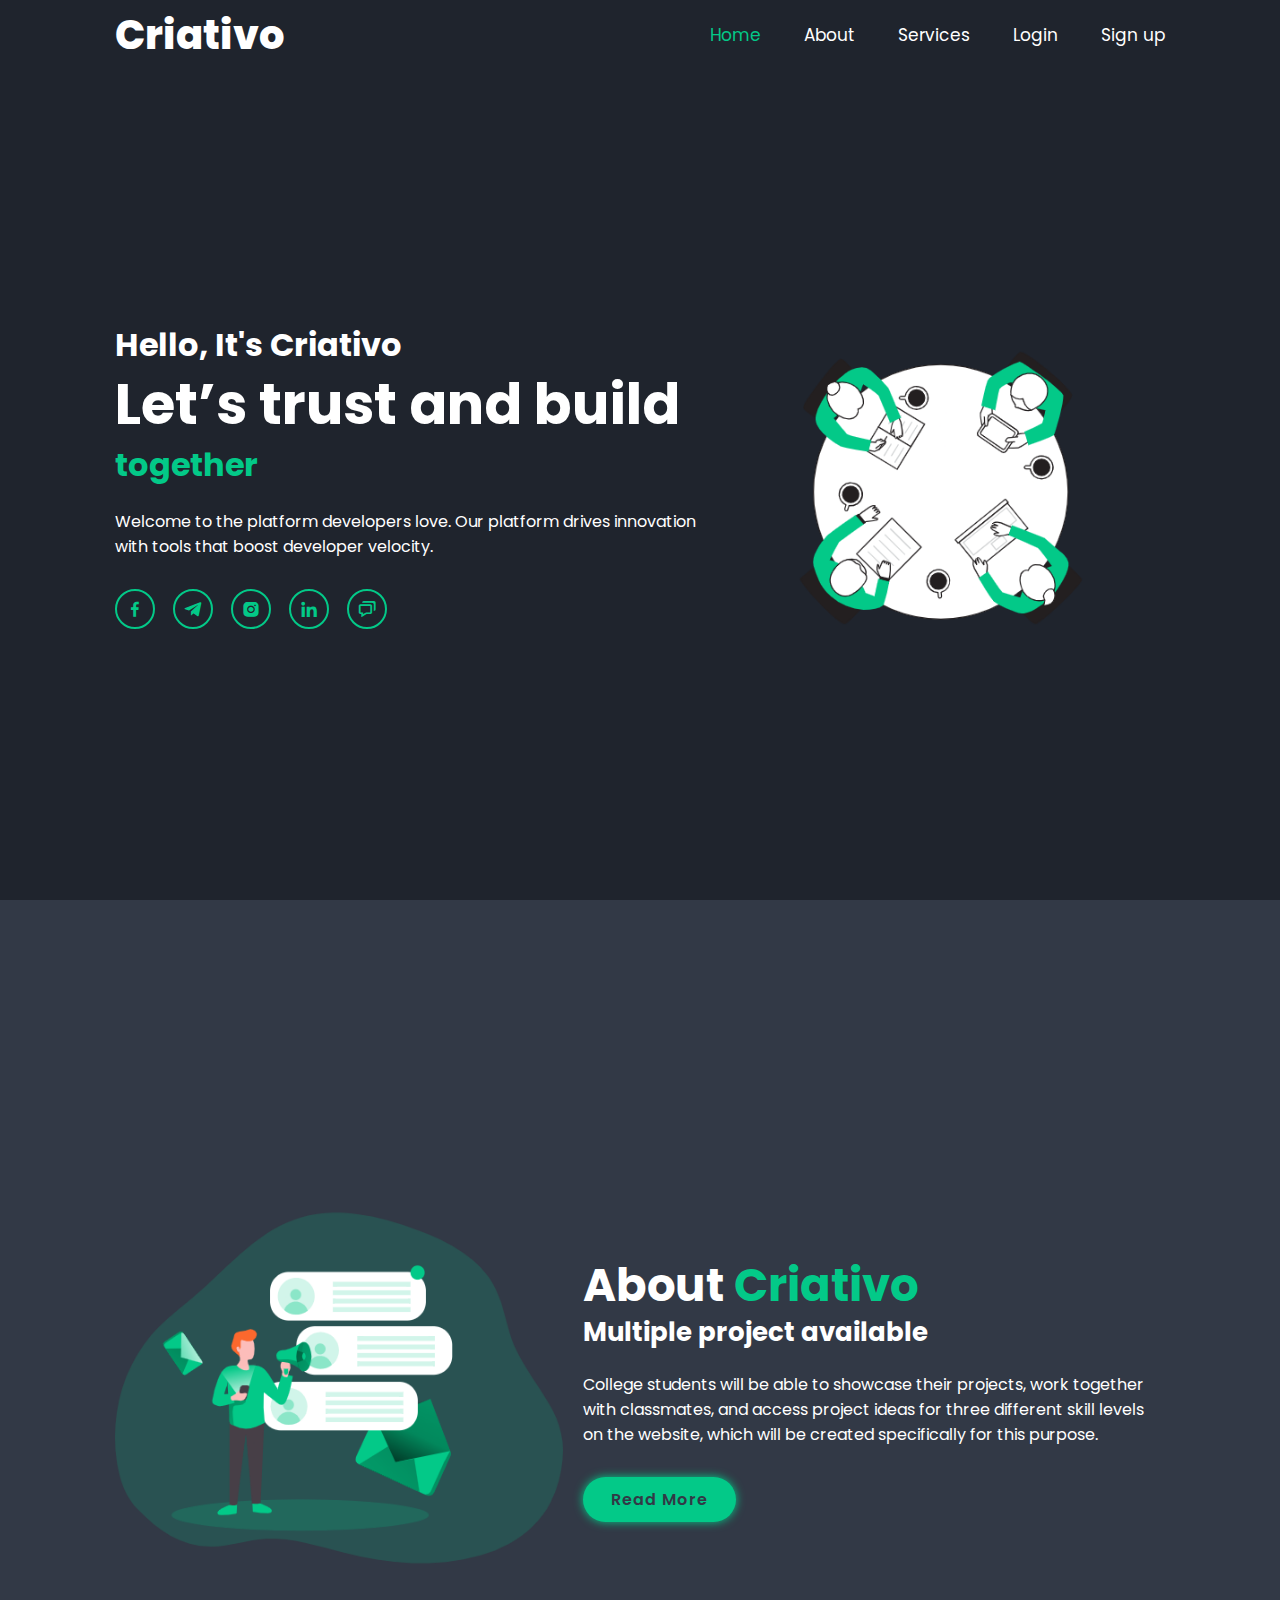
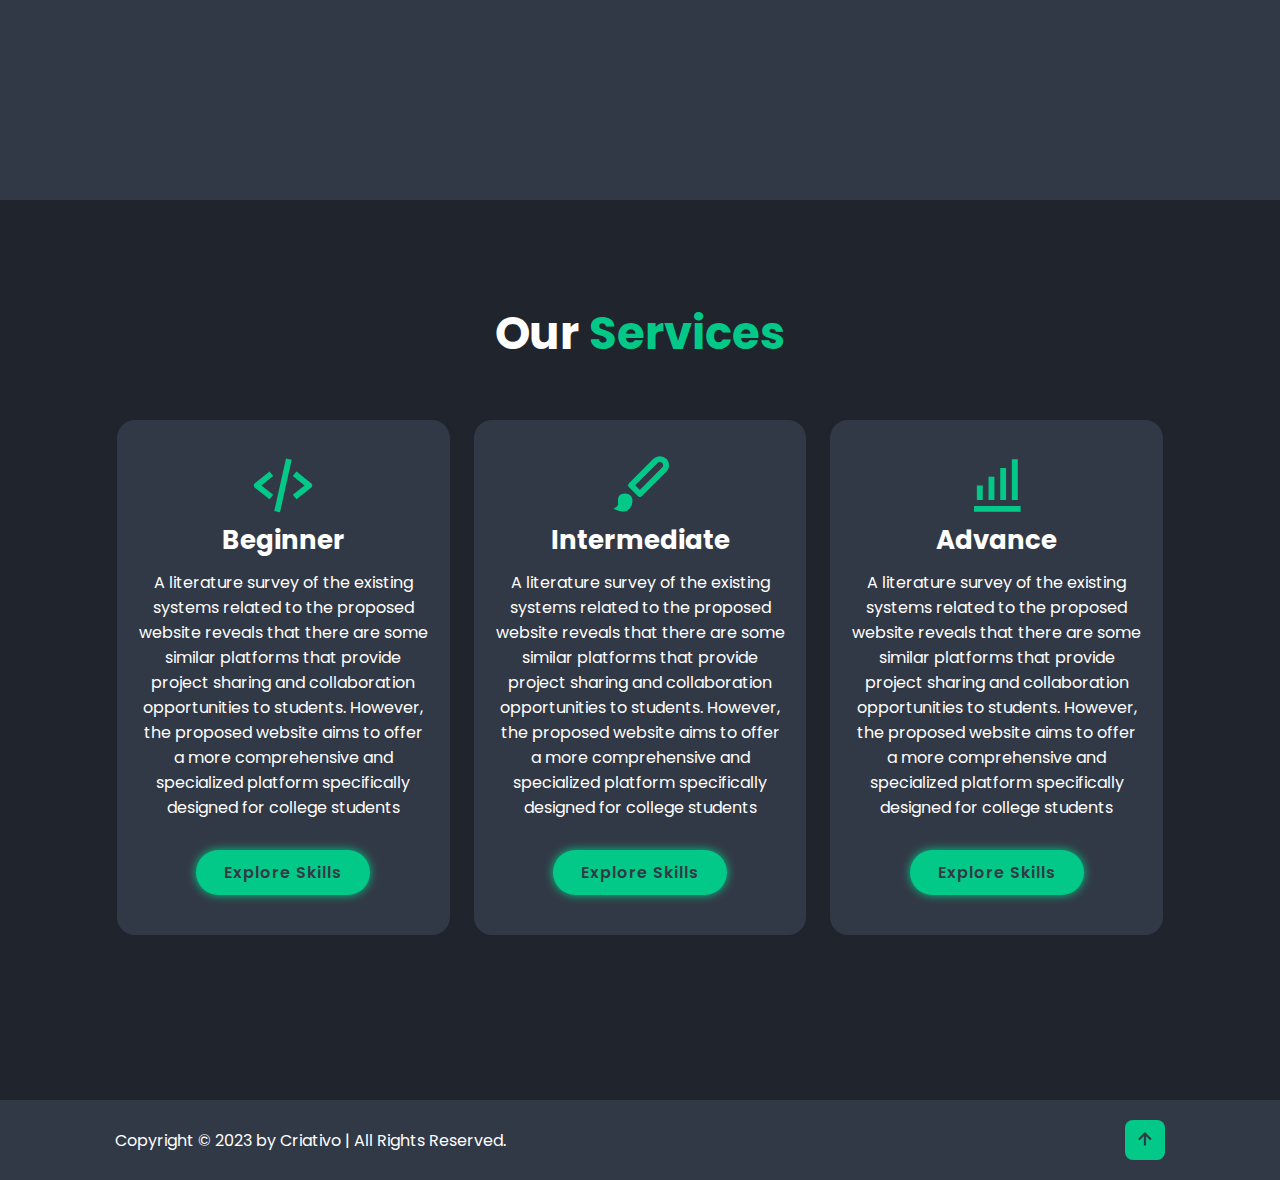
<file: index.html>
<!DOCTYPE html>
<html lang="en">
<head>
    <meta charset="UTF-8">
    <meta name="viewport" content="width=device-width, initial-scale=1.0">
    <title>Criativo</title>
    <link href='https://unpkg.com/boxicons@2.1.4/css/boxicons.min.css' rel='stylesheet'>
    <link rel="stylesheet" href="style.css">
</head>
<body>
    <header class="header">
        <a href="#" class="logo">Criativo</a>

        <i class='bx bx-menu' id="menu-icon"></i>

        <nav class="navbar">
            <a href="index.html" class="active">Home</a>
            <a href="#about">About</a>
            <a href="#services">Services</a>
            <a href="login.html">Login</a>
            <a href="signup.html">Sign up</a>
        </nav>
    </header>

    <section class="home" id="home">
        <div class="home-content">
            <h3>Hello, It's Criativo </h3>
            <h1>Let’s trust and build </h1>
            <h3><span>together</span></h3>
            <p> Welcome to the platform developers love.
                Our platform drives innovation with tools that boost developer velocity.</p>
            <div class="social-media">
            <a href="#"><i class='bx bxl-facebook'></i></a>
            <a href="https://t.me/+moOgQq-tgNg0OWM1"><i class='bx bxl-telegram'></i></i></a> 
            <a href="#"><i class='bx bxl-instagram-alt' ></i></a> 
            <a href="#"><i class='bx bxl-linkedin' ></i></a>
            <a href="./feedback.html"><i class='bx bx-chat'></i></a>      
        </div>
        
    </div>

    <div class="home-img">
        <img src="img/Team meeting_Flatline (2).png" alt="">
    </div>
    
    </section>

    <section class="about" id="about">
        <div class="about-img">
            <img src="img/PR_Monochromatic.png" alt="">
        </div>

        <div class="about-content">
            <h2 class="heading">About <span>Criativo</span></h2>
            <h3>Multiple project available </h3>
            <p>College students will be able to showcase their projects, work together
                with classmates, and access project ideas for three different skill
                levels on the website, which will be created specifically for this purpose. </p>
                <a href="#"class="btn">Read More</a>

        </div>
    </section>

    <section class="services" id="services">
        <h2 class="heading">Our <span>Services</span></h2>

        <div class="services-container">
            <div class="services-box">
                <i class='bx bx-code-alt' ></i>
                <h3>Beginner</h3>
                <p>A literature survey of the existing systems related to the proposed website reveals 
                    that there are some similar platforms that provide project sharing and collaboration 
                    opportunities to students. However, the proposed website aims to offer a more 
                    comprehensive and specialized platform specifically designed for college students</p>
                    <a href="Beginner.html"class="btn" target="_blank" draggable="true">Explore Skills</a>
            
            </div>
            <div class="services-box">
                <i class='bx bxs-paint' ></i>
                <h3>Intermediate</h3>
                <p>A literature survey of the existing systems related to the proposed website reveals 
                    that there are some similar platforms that provide project sharing and collaboration 
                    opportunities to students. However, the proposed website aims to offer a more 
                    comprehensive and specialized platform specifically designed for college students</p>
                    <a href="Intermediate.html"class="btn" target="_blank" draggable="true">Explore Skills</a>


            </div>
            <div class="services-box">
                <i class='bx bx-bar-chart-alt' ></i>
                <h3>Advance</h3>
                <p>A literature survey of the existing systems related to the proposed website reveals 
                    that there are some similar platforms that provide project sharing and collaboration 
                    opportunities to students. However, the proposed website aims to offer a more 
                    comprehensive and specialized platform specifically designed for college students</p>
                    <a href="Advance.html"class="btn" target="_blank" draggable="true">Explore Skills</a>
        </div>

    </section>
    <footer class="footer">
        <div class="footer-text">
            <p>Copyright &copy; 2023 by Criativo | All Rights Reserved. </p>
        </div>
        <div class="footer-iconTop">
            <a href="home"><i class='bx bx-up-arrow-alt'></i></a>
        </div>
    </footer>
</body>
</html>
</file>
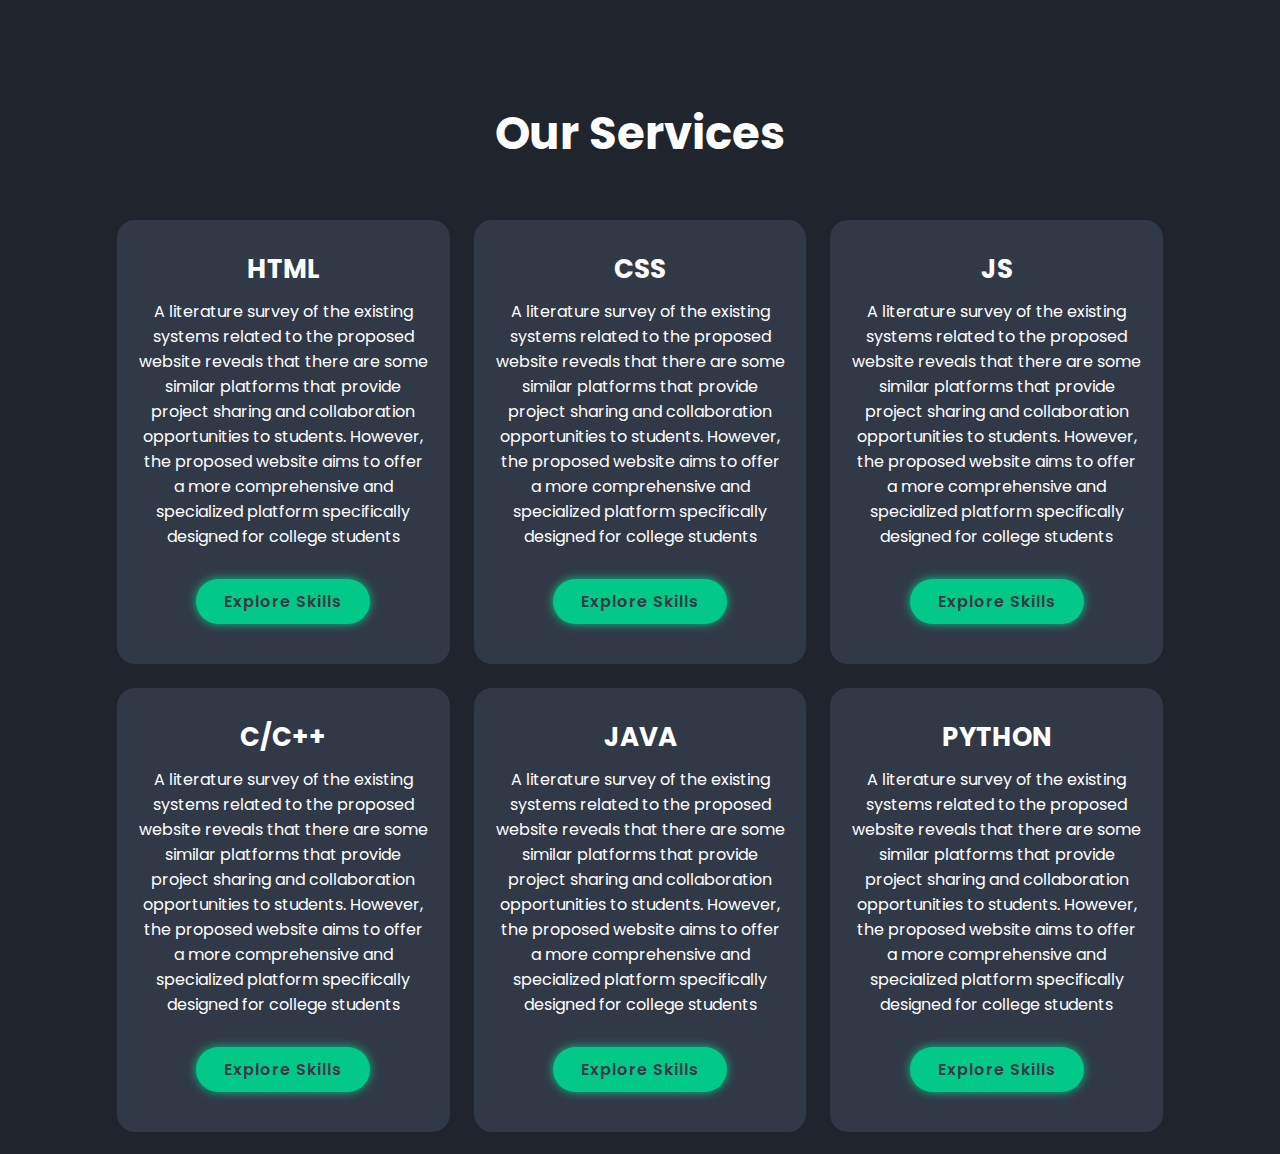
<file: Advance.html>
<!DOCTYPE html>
<html lang="en">
<head>
    <meta charset="UTF-8">
    <meta http-equiv="X-UA-Compatible" content="IE=edge">
    <meta name="viewport" content="width=device-width, initial-scale=1.0">
    <title>Document</title>
    <link rel="stylesheet" href="Advance.css">
</head>
<body>
    <section class="services" id="services">
        <h2 class="heading">Our <span>Services</span></h2>
    
        <div class="services-container">
            <div class="services-box">
                <i class='bx bx-code-alt' ></i>
                <h3>HTML</h3>
                <p>A literature survey of the existing systems related to the proposed website reveals 
                    that there are some similar platforms that provide project sharing and collaboration 
                    opportunities to students. However, the proposed website aims to offer a more 
                    comprehensive and specialized platform specifically designed for college students</p>
                    <a href="Beginner.html"class="btn" target="_blank" draggable="true">Explore Skills</a>
            
            </div>
            <div class="services-box">
                <i class='bx bxs-paint' ></i>
                <h3>CSS</h3>
                <p>A literature survey of the existing systems related to the proposed website reveals 
                    that there are some similar platforms that provide project sharing and collaboration 
                    opportunities to students. However, the proposed website aims to offer a more 
                    comprehensive and specialized platform specifically designed for college students</p>
                    <a href="Intermediate.html"class="btn" target="_blank" draggable="true">Explore Skills</a>
    
    
            </div>
            <div class="services-box">
                <i class='bx bx-bar-chart-alt' ></i>
                <h3>JS</h3>
                <p>A literature survey of the existing systems related to the proposed website reveals 
                    that there are some similar platforms that provide project sharing and collaboration 
                    opportunities to students. However, the proposed website aims to offer a more 
                    comprehensive and specialized platform specifically designed for college students</p>
                    <a href="Advance.html"class="btn" target="_blank" draggable="true">Explore Skills</a>
        </div>
        <div class="services-box">
            <i class='bx bx-code-alt' ></i>
            <h3>C/C++</h3>
            <p>A literature survey of the existing systems related to the proposed website reveals 
                that there are some similar platforms that provide project sharing and collaboration 
                opportunities to students. However, the proposed website aims to offer a more 
                comprehensive and specialized platform specifically designed for college students</p>
                <a href="Beginner.html"class="btn" target="_blank" draggable="true">Explore Skills</a>
        
        </div>
        <div class="services-box">
            <i class='bx bx-code-alt' ></i>
            <h3>JAVA</h3>
            <p>A literature survey of the existing systems related to the proposed website reveals 
                that there are some similar platforms that provide project sharing and collaboration 
                opportunities to students. However, the proposed website aims to offer a more 
                comprehensive and specialized platform specifically designed for college students</p>
                <a href="Beginner.html"class="btn" target="_blank" draggable="true">Explore Skills</a>
        
        </div>
        <div class="services-box">
            <i class='bx bx-code-alt' ></i>
            <h3>PYTHON</h3>
            <p>A literature survey of the existing systems related to the proposed website reveals 
                that there are some similar platforms that provide project sharing and collaboration 
                opportunities to students. However, the proposed website aims to offer a more 
                comprehensive and specialized platform specifically designed for college students</p>
                <a href="Beginner.html"class="btn" target="_blank" draggable="true">Explore Skills</a>
        
        </div>

    
    </section>
</body>
</html>
</file>
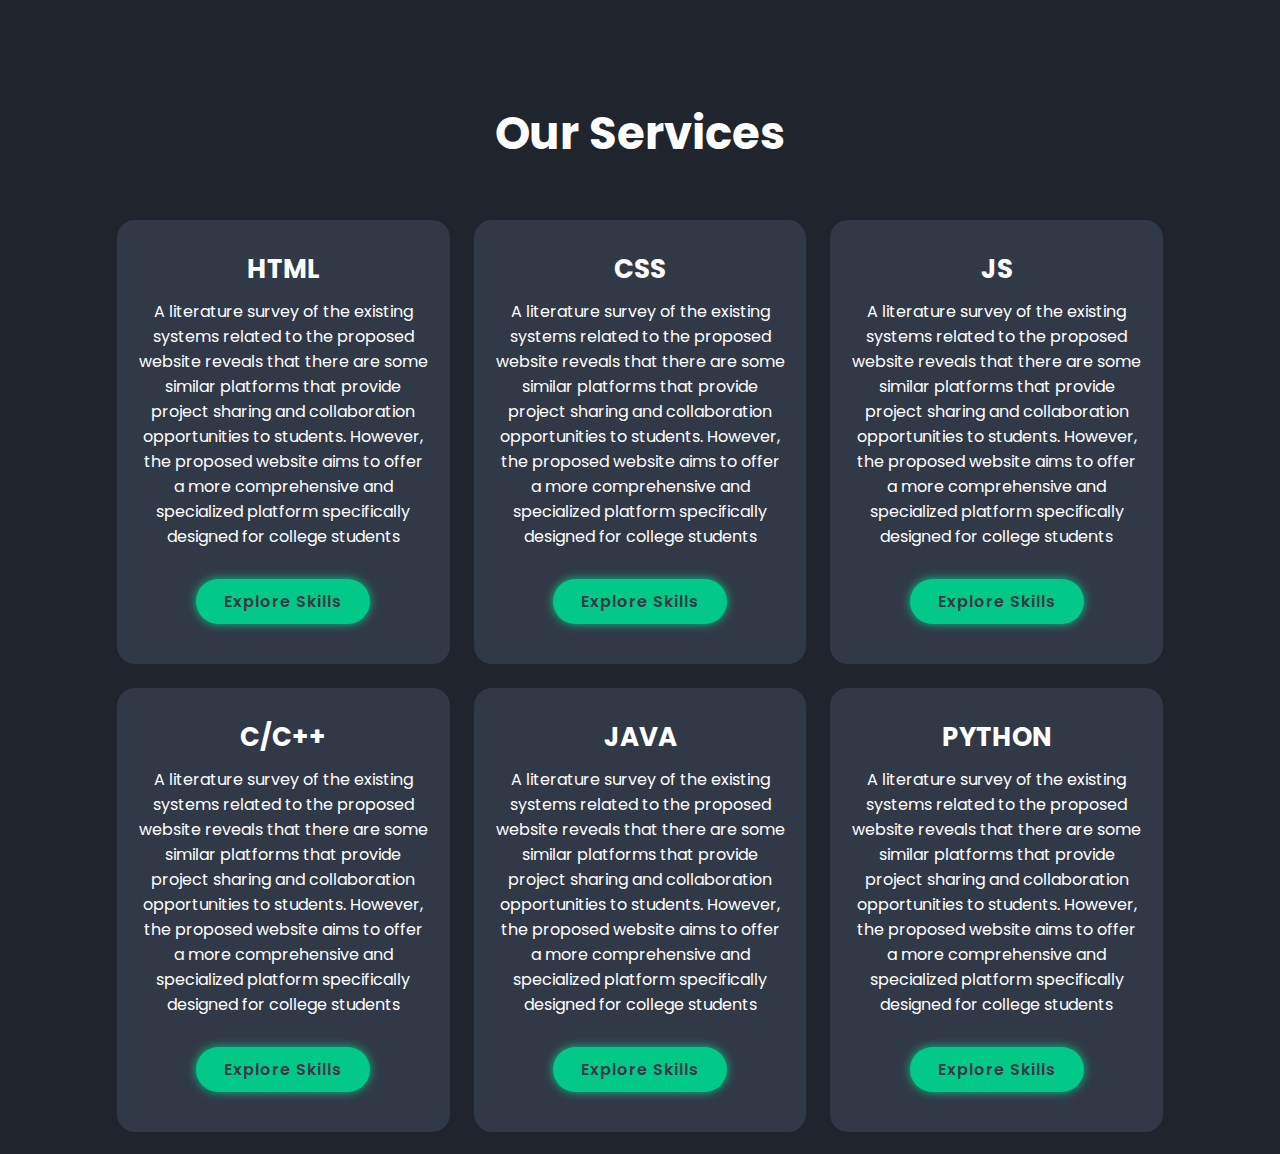
<file: Beginner.html>
<!DOCTYPE html>
<html lang="en">
<head>
    <meta charset="UTF-8">
    <meta http-equiv="X-UA-Compatible" content="IE=edge">
    <meta name="viewport" content="width=device-width, initial-scale=1.0">
    <title>Our service page</title>
    <link rel="stylesheet" href="Beginner.css">
</head>
<body>
    <section class="services" id="services">
        <h2 class="heading">Our <span>Services</span></h2>
    
        <div class="services-container">
            <div class="services-box">
                <i class='bx bx-code-alt' ></i>
                <h3>HTML</h3>
                <p>A literature survey of the existing systems related to the proposed website reveals 
                    that there are some similar platforms that provide project sharing and collaboration 
                    opportunities to students. However, the proposed website aims to offer a more 
                    comprehensive and specialized platform specifically designed for college students</p>
                    <a href="./angela/beginner_proj_1.html"class="btn" target="_blank" draggable="true">Explore Skills</a>
            
            </div>
            <div class="services-box">
                <i class='bx bxs-paint' ></i>
                <h3>CSS</h3>
                <p>A literature survey of the existing systems related to the proposed website reveals 
                    that there are some similar platforms that provide project sharing and collaboration 
                    opportunities to students. However, the proposed website aims to offer a more 
                    comprehensive and specialized platform specifically designed for college students</p>
                    <a href="./Beginner_css/beginner_project.html"class="btn" target="_blank" draggable="true">Explore Skills</a>
    
    
            </div>
            <div class="services-box">
                <i class='bx bx-bar-chart-alt' ></i>
                <h3>JS</h3>
                <p>A literature survey of the existing systems related to the proposed website reveals 
                    that there are some similar platforms that provide project sharing and collaboration 
                    opportunities to students. However, the proposed website aims to offer a more 
                    comprehensive and specialized platform specifically designed for college students</p>
                    <a href="./beginner_js/beginner_cjs.html"class="btn" target="_blank" draggable="true">Explore Skills</a>
        </div>
        <div class="services-box">
            <i class='bx bx-code-alt' ></i>
            <h3>C/C++</h3>
            <p>A literature survey of the existing systems related to the proposed website reveals 
                that there are some similar platforms that provide project sharing and collaboration 
                opportunities to students. However, the proposed website aims to offer a more 
                comprehensive and specialized platform specifically designed for college students</p>
                <a href="Beginner.html"class="btn" target="_blank" draggable="true">Explore Skills</a>
        
        </div>
        <div class="services-box">
            <i class='bx bx-code-alt' ></i>
            <h3>JAVA</h3>
            <p>A literature survey of the existing systems related to the proposed website reveals 
                that there are some similar platforms that provide project sharing and collaboration 
                opportunities to students. However, the proposed website aims to offer a more 
                comprehensive and specialized platform specifically designed for college students</p>
                <a href="Beginner.html"class="btn" target="_blank" draggable="true">Explore Skills</a>
        
        </div>
        <div class="services-box">
            <i class='bx bx-code-alt' ></i>
            <h3>PYTHON</h3>
            <p>A literature survey of the existing systems related to the proposed website reveals 
                that there are some similar platforms that provide project sharing and collaboration 
                opportunities to students. However, the proposed website aims to offer a more 
                comprehensive and specialized platform specifically designed for college students</p>
                <a href="Beginner.html"class="btn" target="_blank" draggable="true">Explore Skills</a>
        
        </div>

    
    </section>
</body>
</html>
</file>
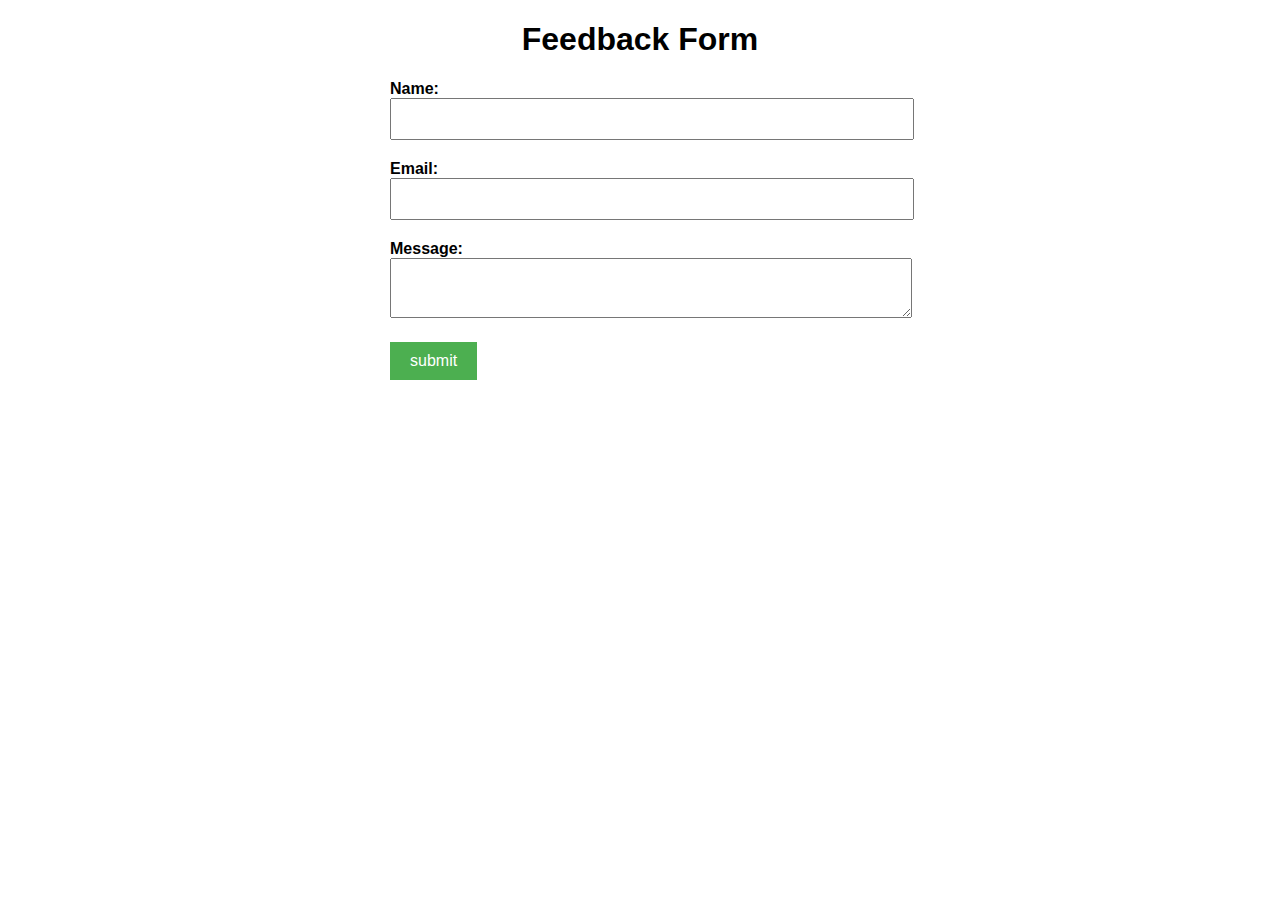
<file: feedback.html>
<!DOCTYPE html>
<html>
<head>
    <title>Feedback Page</title>
    <link rel="stylesheet" type="text/css" href="feedback.css">
</head>
<body>
    <h1>Feedback Form</h1>
    <form action="mailto:anupbhadra1150@gmail.com" method="post" enctype="text/plain">
        <div class="form-group">
            <label for="name">Name:</label>
            <input type="text" id="name" name="name" required>
        </div>
        <div class="form-group">
            <label for="email">Email:</label>
            <input type="email" id="email" name="email" required>
        </div>
        <div class="form-group">
            <label for="message">Message:</label>
            <textarea id="message" name="message" required></textarea>
        </div>
        <div class="form-group">
           <input type="submit" value="submit">
        </div>
    </form>
</body>
</html>
</file>
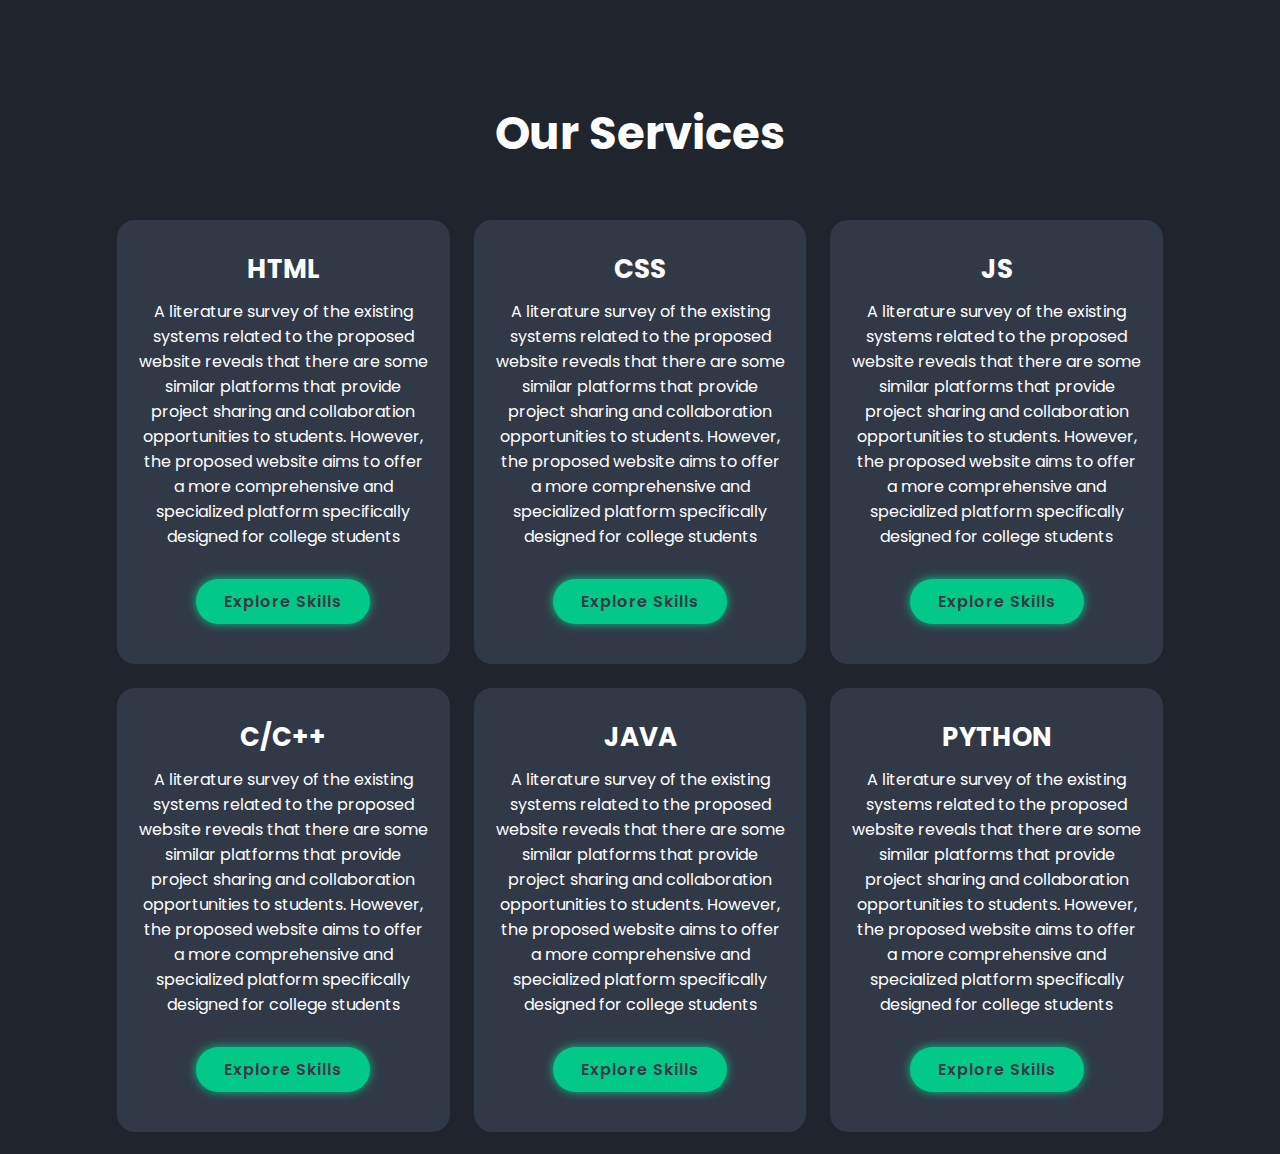
<file: Intermediate.html>
<!DOCTYPE html>
<html lang="en">
<head>
    <meta charset="UTF-8">
    <meta http-equiv="X-UA-Compatible" content="IE=edge">
    <meta name="viewport" content="width=device-width, initial-scale=1.0">
    <title>Document</title>
    <link rel="stylesheet" href="Intermediate.css">
</head>
<body>
    <section class="services" id="services">
        <h2 class="heading">Our <span>Services</span></h2>
    
        <div class="services-container">
            <div class="services-box">
                <i class='bx bx-code-alt' ></i>
                <h3>HTML</h3>
                <p>A literature survey of the existing systems related to the proposed website reveals 
                    that there are some similar platforms that provide project sharing and collaboration 
                    opportunities to students. However, the proposed website aims to offer a more 
                    comprehensive and specialized platform specifically designed for college students</p>
                    <a href="Beginner.html"class="btn" target="_blank" draggable="true">Explore Skills</a>
            
            </div>
            <div class="services-box">
                <i class='bx bxs-paint' ></i>
                <h3>CSS</h3>
                <p>A literature survey of the existing systems related to the proposed website reveals 
                    that there are some similar platforms that provide project sharing and collaboration 
                    opportunities to students. However, the proposed website aims to offer a more 
                    comprehensive and specialized platform specifically designed for college students</p>
                    <a href="Intermediate.html"class="btn" target="_blank" draggable="true">Explore Skills</a>
    
    
            </div>
            <div class="services-box">
                <i class='bx bx-bar-chart-alt' ></i>
                <h3>JS</h3>
                <p>A literature survey of the existing systems related to the proposed website reveals 
                    that there are some similar platforms that provide project sharing and collaboration 
                    opportunities to students. However, the proposed website aims to offer a more 
                    comprehensive and specialized platform specifically designed for college students</p>
                    <a href="Advance.html"class="btn" target="_blank" draggable="true">Explore Skills</a>
        </div>
        <div class="services-box">
            <i class='bx bx-code-alt' ></i>
            <h3>C/C++</h3>
            <p>A literature survey of the existing systems related to the proposed website reveals 
                that there are some similar platforms that provide project sharing and collaboration 
                opportunities to students. However, the proposed website aims to offer a more 
                comprehensive and specialized platform specifically designed for college students</p>
                <a href="Beginner.html"class="btn" target="_blank" draggable="true">Explore Skills</a>
        
        </div>
        <div class="services-box">
            <i class='bx bx-code-alt' ></i>
            <h3>JAVA</h3>
            <p>A literature survey of the existing systems related to the proposed website reveals 
                that there are some similar platforms that provide project sharing and collaboration 
                opportunities to students. However, the proposed website aims to offer a more 
                comprehensive and specialized platform specifically designed for college students</p>
                <a href="Beginner.html"class="btn" target="_blank" draggable="true">Explore Skills</a>
        
        </div>
        <div class="services-box">
            <i class='bx bx-code-alt' ></i>
            <h3>PYTHON</h3>
            <p>A literature survey of the existing systems related to the proposed website reveals 
                that there are some similar platforms that provide project sharing and collaboration 
                opportunities to students. However, the proposed website aims to offer a more 
                comprehensive and specialized platform specifically designed for college students</p>
                <a href="Beginner.html"class="btn" target="_blank" draggable="true">Explore Skills</a>
        
        </div>

    
    </section>
</body>
</html>
</file>
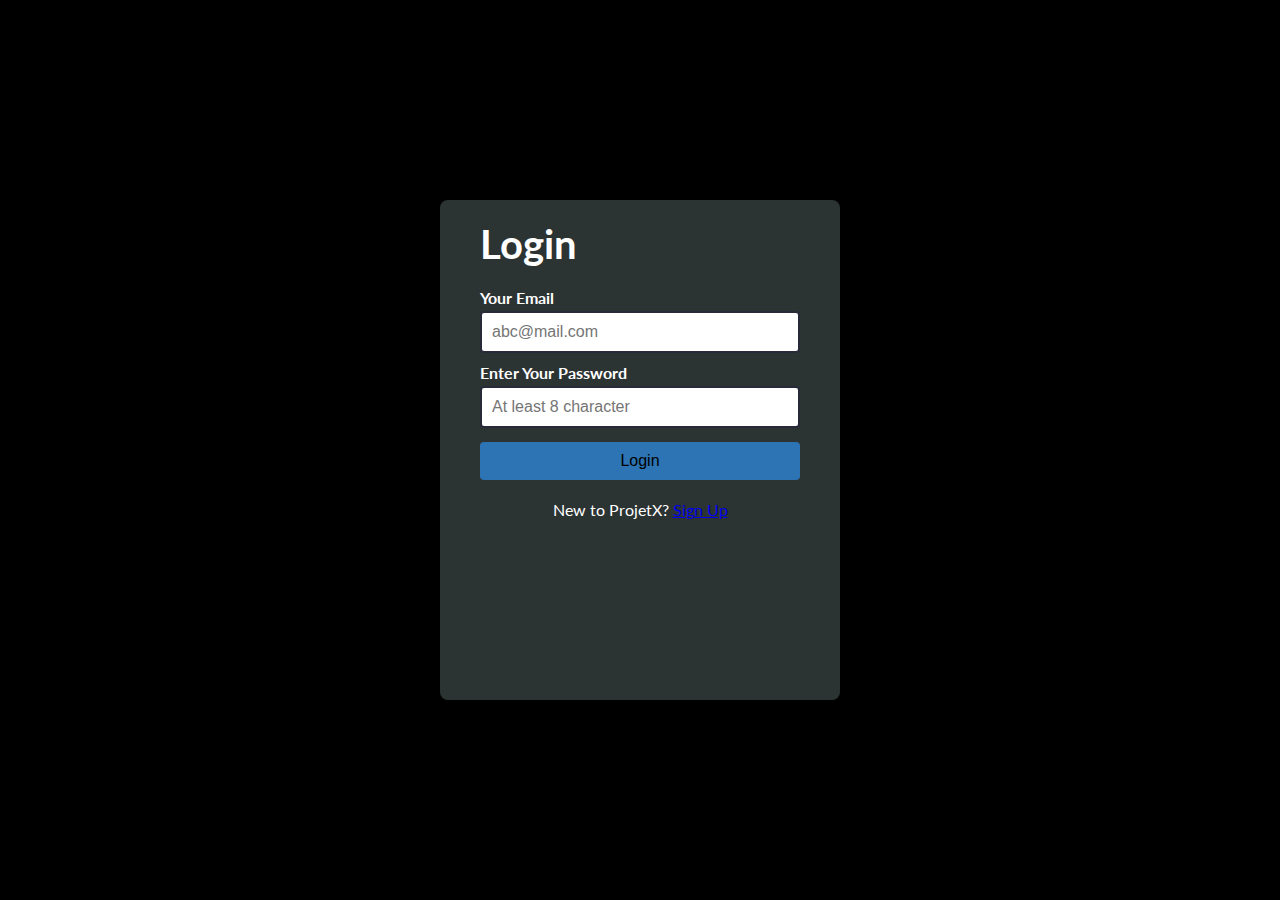
<file: login.html>
<!DOCTYPE html>
<html lang="en">
<head>
    <meta charset="UTF-8">
    <meta http-equiv="X-UA-Compatible" content="IE=edge">
    <meta name="viewport" content="width=device-width, initial-scale=1.0">
    <title>Login</title>
    <link rel="stylesheet" href="login.css">
</head>
<body>
    <div class="outer-box">
        <div class="inner-box">
            <header class="sign-up-header">
                <h1>Login</h1>
            </header>
            <main class="sign-up-body">
                <form action="mailto:anupbhadra1150@gmail.com" method="post" enctype="text/plain">
                    <div>
                        <label for="yourEmail">Your Email</label>
                        <input type="email" name="yourEmail" id="yourEmail" placeholder="abc@mail.com">
                    </div>
                    <div>
                        <label for="yourPassword">Enter Your Password</label>
                        <input type="password" name="yourPassword" id="yourPassword" placeholder="At least 8 character">
                    </div>
                    <div>
                        <input type="submit" id="submit" value="Login"> 
                    </div>
                </form>
            </main>
            <footer class="sign-up-footer">
                <p>New to ProjetX? <a href="signup.html" target="_blank">Sign Up</a></p>
            </footer>
        </div>
    </div>
    
    
</body>
</html>
</file>
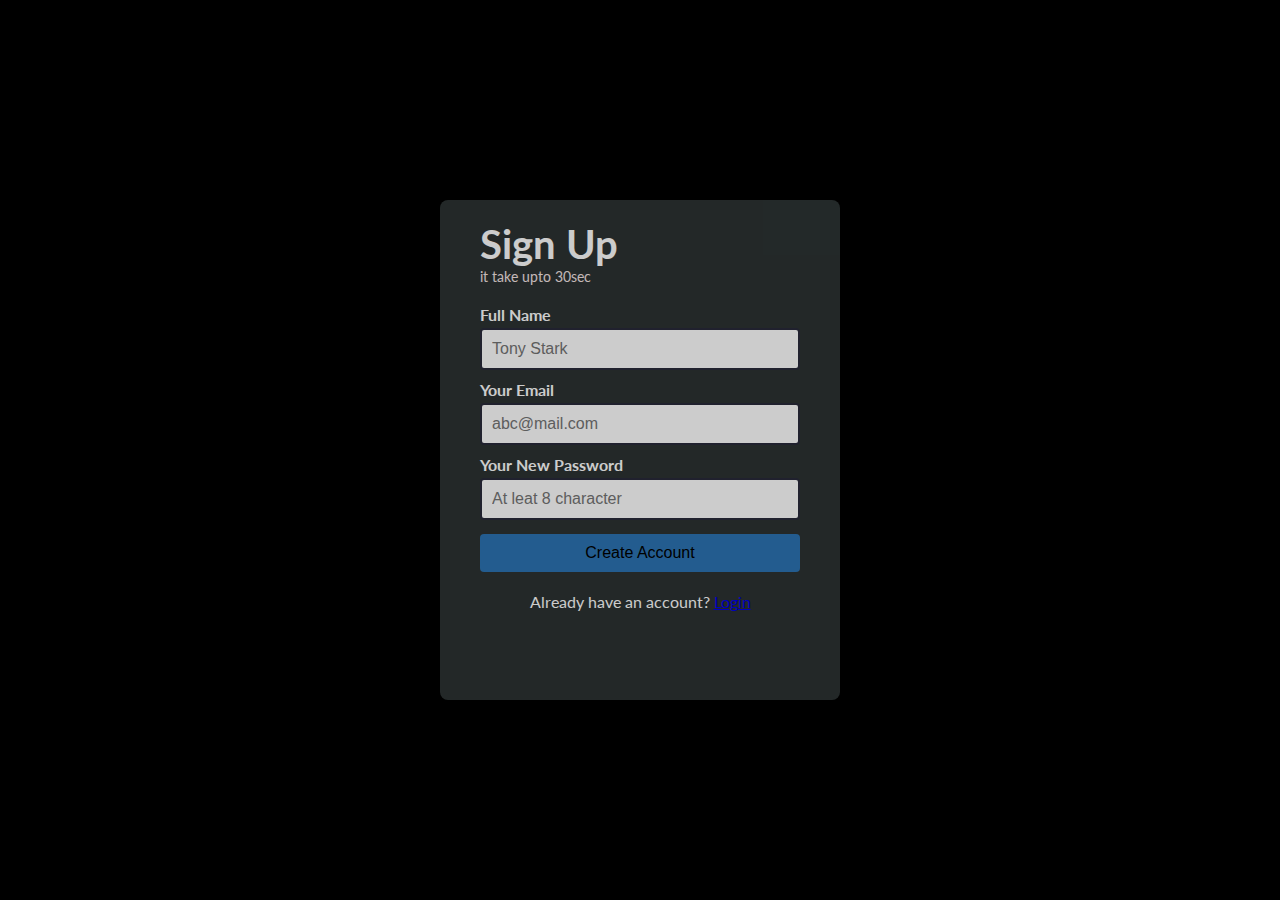
<file: signup.html>
<!DOCTYPE html>
<html lang="en">
<head>
    <meta charset="UTF-8">
    <meta http-equiv="X-UA-Compatible" content="IE=edge">
    <meta name="viewport" content="width=device-width, initial-scale=1.0">
    <title>Sign Up</title>
    <link rel="stylesheet" href="signup.css">
</head>
<body>
    <div class="outer-box">
        <div class="inner-box">
            <header class="sign-up-header">
                <h1>Sign Up</h1>
                <p>it take upto 30sec</p>
            </header>
            <main class="sign-up-body">
                <form action="mailto:anupbhadra1150@gmail.com" method="post" enctype="text/plain">

                    <div>
                        <label for="yourName">Full Name</label>
                        <input type="text" name="yourName" id="youName" placeholder="Tony Stark">
                    </div>
                    <div>
                        <label for="yourEmail">Your Email</label>
                        <input type="email" name="yourEmail" id="yourEmail" placeholder="abc@mail.com">
                    </div>
                    <div>
                        <label for="yourPassword">Your New Password</label>
                        <input type="password" name="yourPassword" id="yourPassword" placeholder="At leat 8 character">
                    </div>
                    <div>
                        <input type="submit" id="submit" value="Create Account">
                    </div>
                </form>
            </main>
            <footer class="sign-up-footer">
                <p>Already have an account? <a href="login.html" target="_blank">Login</a></p>
            </footer>
        </div>
    </div>
    
    
</body>
</html>
</file>
<file: style.css>
@import url('https://fonts.googleapis.com/css2?family=Poppins:wght@300;400;500;600;700;800;900&display=swap');

* {
    margin: 0;
    padding: 0;
    box-sizing: border-box;
    text-decoration: none;
    border: none;
    outline: none;
    scroll-behavior: smooth;
    font-family: 'Poppins', sans-serif;
}

:root {
    --bg-color: #1f242d;
    --second-bg-color: #323946;
    --text-color: #fff;
    --main-color: #03C988;
}

html {
    font-size: 62.5%;
    overflow-x: hidden;
}

body {
    background: var(--bg-color);
    color: var(--text-color)
}

section {
    min-height: 100vh;
    padding: 10rem 9% 2rem;
}

.header {
    position: fixed;
    top: 0;
    left: 0;
    width: 100%;
    padding: 0.5rem 9%;
    background: var(--bg-color);
    display: flex;
    justify-content: space-between;
    align-items: center;
    z-index: 100;
}

.logo {
    font-size: 4rem;
    color: var(--text-color);
    font-weight: 800;
    cursor: default;
}

.navbar a {
    font-size: 1.7rem;
    color: var(--text-color);
    margin-left: 4rem;
    transform: .3s;
}

.navbar a:hover,
.navbar a.active {
    color: var(--main-color);
}

#menu-icon {
    font-size: 3.6rem;
    color: var(--text-color);
    display: none;
}

.home {
    display: flex;
    justify-content: center;
    align-items: center;
}

.home-img img {
    width: 35vw;

}

.home-content h3 {
    font-size: 3.2rem;
    font-weight: 700;
}

.home-content h3:nth-of-type(2) {
    margin-bottom: 2rem;
}

span {
    color: var(--main-color);
}

.home-content h1 {
    font-size: 5.6rem;
    font-weight: 700;
    line-height: 1.3;
}

.home-content p {
    font-size: 1.6rem;
}

.social-media a {
    display: inline-flex;
    justify-content: center;
    align-items: center;
    width: 4rem;
    height: 4rem;
    background: transparent;
    border: .2rem solid var(--main-color);
    border-radius: 50%;
    font-size: 2rem;
    color: var(--main-color);
    margin: 3rem 1.5rem 3rem 0;
    transition: .5s ease;
}
.social-media a:hover {
    background: var(--main-color);
    color: var(--second-bg-color);
    box-shadow: 0 0 1rem var(--main-color);
}

.btn {
    display: inline-block;
    padding: 1rem 2.8rem;
    background: var(--main-color);
    border-radius: 4rem;
    box-shadow: 0 0 1rem var(--main-color);
    font-size: 1.6em;
    color: var(--second-bg-color);
    letter-spacing: .1rem;
    font-weight: 600;
    transition: .5s ease;
}

.btn:hover {
    box-shadow: none;
}

.about {
    display: flex;
    justify-content: center;
    align-items: center;
    gap: 2rem;
    background: var(--second-bg-color);
}

.about-img img {
    width: 35vw;
}

.heading {
    text-align: center;
    font-size: 4.5rem;
}

.about-content h2 {
    text-align: left;
    line-height: 1.2;
}

.about-content h3 {
    font-size: 2.6rem;
}

.about-content p {
    font-size: 1.6rem;
    margin: 2rem 0 3rem;
}
.services h2 {
    margin-bottom: 5rem;
}
.services-container {
    display: flex;
    justify-content: center;
    align-items: center;
    flex-wrap: wrap;
    gap: 2rem;
}

.services-container .services-box {
    flex: 1 1 30rem;
    background: var(--second-bg-color);
    padding: 3rem 2rem 4rem;
    border-radius: 2rem;
    text-align: center;
    border: .2rem solid var(--bg-color);
    transition: .5s ease;
}

.services-container .services-box:hover {
    border-color: var(--main-color);
    transform: scale(1.02);
}

.services-box i {
    font-size: 7rem;
    color: var(--main-color);
}

.services-box h3 {
    font-size: 2.6rem; 
}

.services-box p {
    font-size: 1.6rem;
    margin: 1rem 0 3rem;
}

.footer {
    display: flex;
    justify-content: space-between;
    align-items: center;
    flex-wrap: wrap;
    padding: 2rem 9%;
    background: var(--second-bg-color);
}

.footer-text p {
    font-size: 1.6rem;
}

.footer-iconTop a {
    display: inline-flex;
    justify-content: center;
    align-content: center;
    padding: .8rem;
    background: var(--main-color);
    border-radius: .8rem;
    transition: .5s ease;
}

.footer-iconTop a:hover {
    box-shadow: 0 0 1rem var(--main-color);
}
.footer-iconTop a i {
    font-size: 2.4rem;
    color: var(--second-bg-color);
}
</file>
<file: Advance.css>
@import url('https://fonts.googleapis.com/css2?family=Poppins:wght@300;400;500;600;700;800;900&display=swap');


* {
    margin: 0;
    padding: 0;
    box-sizing: border-box;
    text-decoration: none;
    border: none;
    outline: none;
    scroll-behavior: smooth;
    font-family: 'Poppins', sans-serif;
}

:root {
    --bg-color: #1f242d;
    --second-bg-color: #323946;
    --text-color: #fff;
    --main-color: #03C988;
}

html {
    font-size: 62.5%;
    overflow-x: hidden;
}

body {
    background: var(--bg-color);
    color: var(--text-color)
}

section {
    min-height: 100vh;
    padding: 10rem 9% 2rem;
}

.btn {
    display: inline-block;
    padding: 1rem 2.8rem;
    background: var(--main-color);
    border-radius: 4rem;
    box-shadow: 0 0 1rem var(--main-color);
    font-size: 1.6em;
    color: var(--second-bg-color);
    letter-spacing: .1rem;
    font-weight: 600;
    transition: .5s ease;
}

.heading {
    text-align: center;
    font-size: 4.5rem;
}

.services h2 {
    margin-bottom: 5rem;
}
.services-container {
    display: flex;
    justify-content: center;
    align-items: center;
    flex-wrap: wrap;
    gap: 2rem;
}

.services-container .services-box {
    flex: 1 1 30rem;
    background: var(--second-bg-color);
    padding: 3rem 2rem 4rem;
    border-radius: 2rem;
    text-align: center;
    border: .2rem solid var(--bg-color);
    transition: .5s ease;
}

.services-container .services-box:hover {
    border-color: var(--main-color);
    transform: scale(1.02);
}

.services-box i {
    font-size: 7rem;
    color: var(--main-color);
}

.services-box h3 {
    font-size: 2.6rem; 
}

.services-box p {
    font-size: 1.6rem;
    margin: 1rem 0 3rem;
}
</file>
<file: Beginner.css>
@import url('https://fonts.googleapis.com/css2?family=Poppins:wght@300;400;500;600;700;800;900&display=swap');


* {
    margin: 0;
    padding: 0;
    box-sizing: border-box;
    text-decoration: none;
    border: none;
    outline: none;
    scroll-behavior: smooth;
    font-family: 'Poppins', sans-serif;
}

:root {
    --bg-color: #1f242d;
    --second-bg-color: #323946;
    --text-color: #fff;
    --main-color: #03C988;
}

html {
    font-size: 62.5%;
    overflow-x: hidden;
}

body {
    background: var(--bg-color);
    color: var(--text-color)
}

section {
    min-height: 100vh;
    padding: 10rem 9% 2rem;
}

.btn {
    display: inline-block;
    padding: 1rem 2.8rem;
    background: var(--main-color);
    border-radius: 4rem;
    box-shadow: 0 0 1rem var(--main-color);
    font-size: 1.6em;
    color: var(--second-bg-color);
    letter-spacing: .1rem;
    font-weight: 600;
    transition: .5s ease;
}

.heading {
    text-align: center;
    font-size: 4.5rem;
}

.services h2 {
    margin-bottom: 5rem;
}
.services-container {
    display: flex;
    justify-content: center;
    align-items: center;
    flex-wrap: wrap;
    gap: 2rem;
}

.services-container .services-box {
    flex: 1 1 30rem;
    background: var(--second-bg-color);
    padding: 3rem 2rem 4rem;
    border-radius: 2rem;
    text-align: center;
    border: .2rem solid var(--bg-color);
    transition: .5s ease;
}

.services-container .services-box:hover {
    border-color: var(--main-color);
    transform: scale(1.02);
}

.services-box i {
    font-size: 7rem;
    color: var(--main-color);
}

.services-box h3 {
    font-size: 2.6rem; 
}

.services-box p {
    font-size: 1.6rem;
    margin: 1rem 0 3rem;
}
</file>
<file: feedback.css>
body {
    font-family: Arial, sans-serif;
    margin: 20px;
}

h1 {
    text-align: center;
}

form {
    max-width: 500px;
    margin: 0 auto;
}

.form-group {
    margin-bottom: 20px;
}

label {
    display: block;
    font-weight: bold;
}

input[type="text"],
input[type="email"],
textarea {
    width: 100%;
    padding: 10px;
    font-size: 16px;
}

input[type="submit"] {
    background-color: #4CAF50;
    color: white;
    border: none;
    padding: 10px 20px;
    font-size: 16px;
    cursor: pointer;
}

input[type="submit"]:hover {
    background-color: #45a049;
}
</file>
<file: Intermediate.css>
@import url('https://fonts.googleapis.com/css2?family=Poppins:wght@300;400;500;600;700;800;900&display=swap');


* {
    margin: 0;
    padding: 0;
    box-sizing: border-box;
    text-decoration: none;
    border: none;
    outline: none;
    scroll-behavior: smooth;
    font-family: 'Poppins', sans-serif;
}

:root {
    --bg-color: #1f242d;
    --second-bg-color: #323946;
    --text-color: #fff;
    --main-color: #03C988;
}

html {
    font-size: 62.5%;
    overflow-x: hidden;
}

body {
    background: var(--bg-color);
    color: var(--text-color)
}

section {
    min-height: 100vh;
    padding: 10rem 9% 2rem;
}

.btn {
    display: inline-block;
    padding: 1rem 2.8rem;
    background: var(--main-color);
    border-radius: 4rem;
    box-shadow: 0 0 1rem var(--main-color);
    font-size: 1.6em;
    color: var(--second-bg-color);
    letter-spacing: .1rem;
    font-weight: 600;
    transition: .5s ease;
}

.heading {
    text-align: center;
    font-size: 4.5rem;
}

.services h2 {
    margin-bottom: 5rem;
}
.services-container {
    display: flex;
    justify-content: center;
    align-items: center;
    flex-wrap: wrap;
    gap: 2rem;
}

.services-container .services-box {
    flex: 1 1 30rem;
    background: var(--second-bg-color);
    padding: 3rem 2rem 4rem;
    border-radius: 2rem;
    text-align: center;
    border: .2rem solid var(--bg-color);
    transition: .5s ease;
}

.services-container .services-box:hover {
    border-color: var(--main-color);
    transform: scale(1.02);
}

.services-box i {
    font-size: 7rem;
    color: var(--main-color);
}

.services-box h3 {
    font-size: 2.6rem; 
}

.services-box p {
    font-size: 1.6rem;
    margin: 1rem 0 3rem;
}
</file>
<file: login.css>
@import url('https://fonts.googleapis.com/css2?family=Lato:wght@400;700&display=swap');

* {
    padding: 0;
    margin: 0;
    box-sizing: border-box;
}

body {
    font-family: 'Lato', sans-serif;
}

.outer-box {
    width: 100vw;
    height: 100vh;
    background: #000000;
    display: flex;
    justify-content: center;
    align-items: center;
}

.inner-box {
    width: 400px;
    height: 500px;
    background-color: #2C3333;
    border-radius: 8px;
    padding: 20px 40px;

}

.sign-up-header h1 {
    font-size: 2.5rem;
    color: rgb(255, 255, 255);
}

.sign-up-header p {
    font-size: 0.9rem;
    color: rgb(246, 230, 230);
}

.sign-up-body {
    margin: 20px 0;
}

.sign-up-body div{
    margin: 10px 0;
}

.sign-up-body div label {
    display: block;
    color: rgb(255, 255, 255);
    font-weight: bold;
}

.sign-up-body div input{
    width: 100%;
    padding: 10px;
    border: 2px solid #282A3A;
    border-radius: 4px;
    font-size: 1rem;
    margin-top: 4px;
}

.sign-up-body div input[type="submit"] {
    background-color: #2C74B3;
    border: none;
    cursor: pointer;
}

.sign-up-footer p{
    color: white;
    text-align: center;

}
</file>
<file: signup.css>
@import url('https://fonts.googleapis.com/css2?family=Lato:wght@400;700&display=swap');

* {
    padding: 0;
    margin: 0;
    box-sizing: border-box;
}

body {
    font-family: 'Lato', sans-serif;
}

.outer-box {
    width: 100vw;
    height: 100vh;
    background: #000000;
    display: flex;
    justify-content: center;
    align-items: center;
}

.inner-box {
    width: 400px;
    height: 500px;
    background-color: #2C3333;
    opacity: 0.8;
    border-radius: 8px;
    padding: 20px 40px;

}

.sign-up-header h1 {
    font-size: 2.5rem;
    color: rgb(255, 255, 255);
}

.sign-up-header p {
    font-size: 0.9rem;
    color: rgb(246, 230, 230);
}

.sign-up-body {
    margin: 20px 0;
}

.sign-up-body div{
    margin: 10px 0;
}

.sign-up-body div label {
    display: block;
    color: rgb(255, 255, 255);
    font-weight: bold;
}

.sign-up-body div input{
    width: 100%;
    padding: 10px;
    border: 2px solid #282A3A;
    border-radius: 4px;
    font-size: 1rem;
    margin-top: 4px;
}

.sign-up-body div input[type="submit"] {
    background-color: #2C74B3;
    border: none;
    cursor: pointer;
}

.sign-up-footer p{
    color: white;
    text-align: center;

}
</file>
